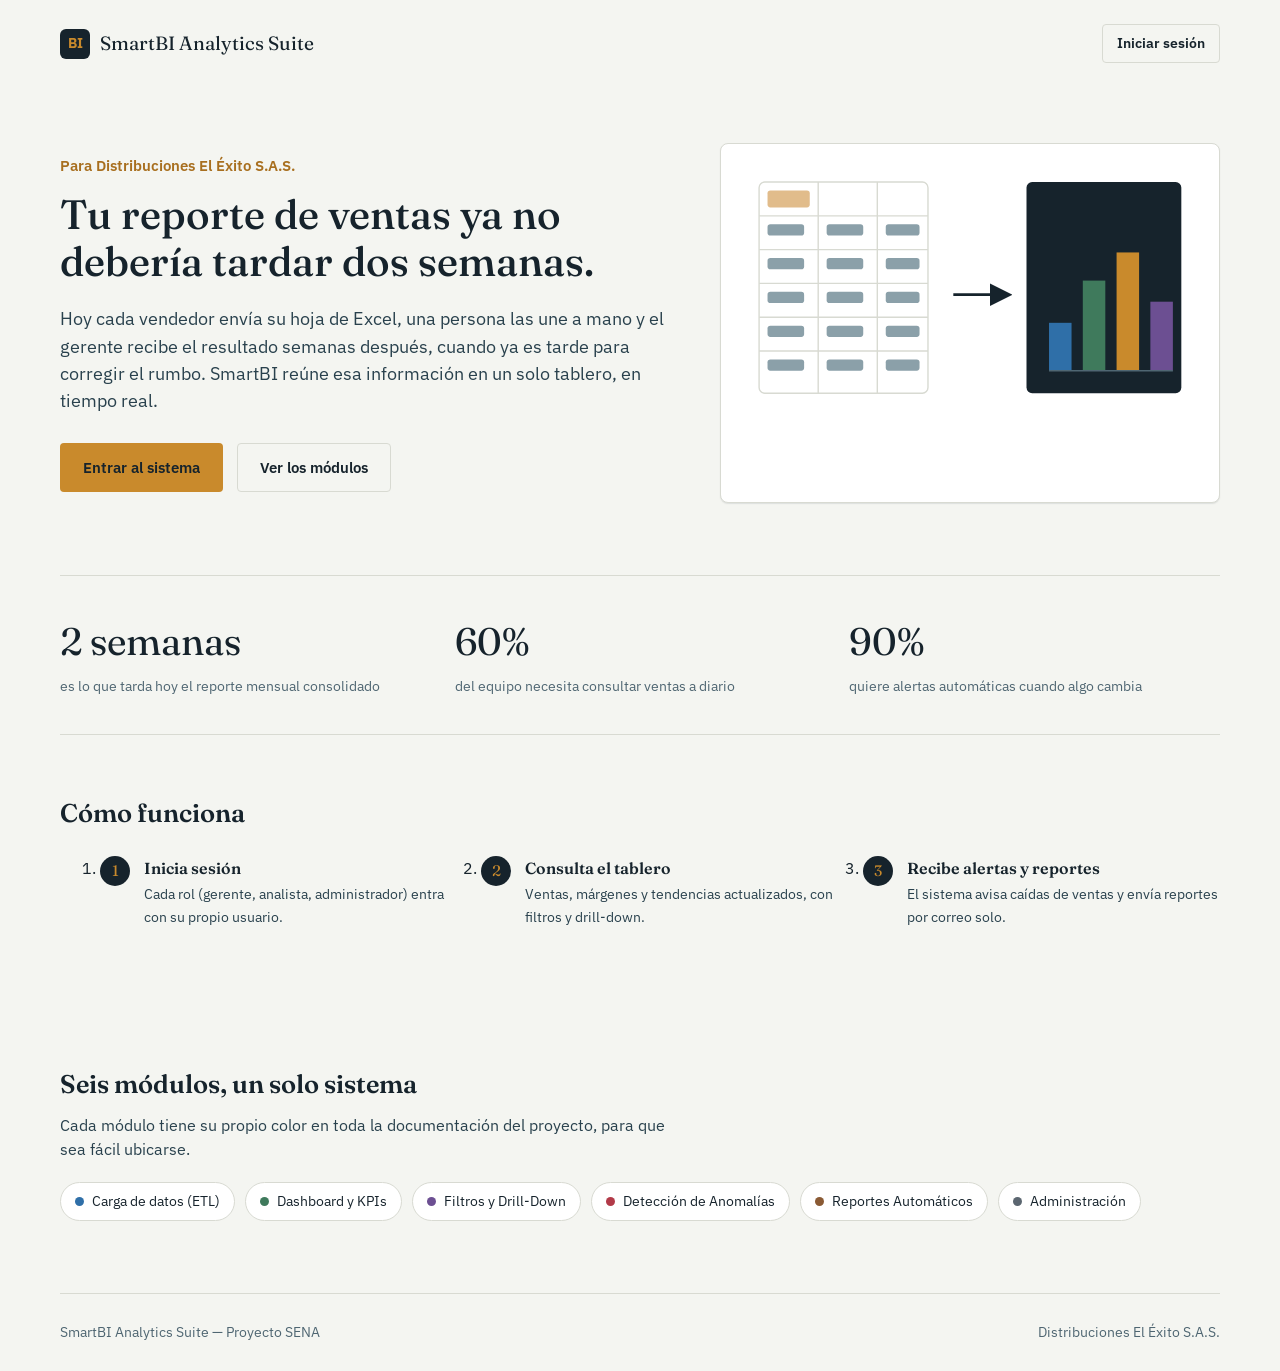
<file: index.html>
<!DOCTYPE html>
<html lang="es">
<head>
  <meta charset="UTF-8" />
  <meta name="viewport" content="width=device-width, initial-scale=1.0" />
  <title>SmartBI Analytics Suite — Distribuciones El Éxito S.A.S.</title>
  <link rel="preconnect" href="https://fonts.googleapis.com" />
  <link href="https://fonts.googleapis.com/css2?family=Fraunces:opsz,wght@9..144,400..600&family=IBM+Plex+Sans:wght@400;500;600;700&display=swap" rel="stylesheet" />
  <link rel="stylesheet" href="css/variables.css" />
  <link rel="stylesheet" href="css/base.css" />
  <link rel="stylesheet" href="css/components.css" />
  <link rel="stylesheet" href="css/pages.css" />
</head>
<body>

  <header class="container site-header">
    <div class="brand">
      <span class="mark">BI</span>
      SmartBI Analytics Suite
    </div>
    <a href="login.html" class="btn btn-outline btn-sm">Iniciar sesión</a>
  </header>

  <main>
    <section class="container hero">
      <div>
        <p class="hero-eyebrow">Para Distribuciones El Éxito S.A.S.</p>
        <h1>Tu reporte de ventas ya no debería tardar dos semanas.</h1>
        <p class="lede">
          Hoy cada vendedor envía su hoja de Excel, una persona las une a mano
          y el gerente recibe el resultado semanas después, cuando ya es
          tarde para corregir el rumbo. SmartBI reúne esa información en un
          solo tablero, en tiempo real.
        </p>
        <div class="hero-actions">
          <a href="login.html" class="btn btn-gold">Entrar al sistema</a>
          <a href="#modulos" class="btn btn-outline">Ver los módulos</a>
        </div>
      </div>

      <div class="hero-art" aria-hidden="true">
        <svg viewBox="0 0 320 220" xmlns="http://www.w3.org/2000/svg">
          <rect x="0" y="0" width="320" height="220" fill="none"/>
          <!-- filas tipo hoja de cálculo, a la izquierda -->
          <g fill="none" stroke="#d8dad2" stroke-width="1">
            <rect x="10" y="10" width="120" height="150" rx="4" fill="#ffffff" stroke="#d8dad2"/>
            <line x1="10" y1="34" x2="130" y2="34"/>
            <line x1="10" y1="58" x2="130" y2="58"/>
            <line x1="10" y1="82" x2="130" y2="82"/>
            <line x1="10" y1="106" x2="130" y2="106"/>
            <line x1="10" y1="130" x2="130" y2="130"/>
            <line x1="52" y1="10" x2="52" y2="160"/>
            <line x1="94" y1="10" x2="94" y2="160"/>
          </g>
          <g fill="#c9862c" opacity="0.55">
            <rect x="16" y="16" width="30" height="12" rx="2"/>
          </g>
          <g fill="#8ba0a9">
            <rect x="16" y="40" width="26" height="8" rx="2"/>
            <rect x="58" y="40" width="26" height="8" rx="2"/>
            <rect x="100" y="40" width="24" height="8" rx="2"/>
            <rect x="16" y="64" width="26" height="8" rx="2"/>
            <rect x="58" y="64" width="26" height="8" rx="2"/>
            <rect x="100" y="64" width="24" height="8" rx="2"/>
            <rect x="16" y="88" width="26" height="8" rx="2"/>
            <rect x="58" y="88" width="26" height="8" rx="2"/>
            <rect x="100" y="88" width="24" height="8" rx="2"/>
            <rect x="16" y="112" width="26" height="8" rx="2"/>
            <rect x="58" y="112" width="26" height="8" rx="2"/>
            <rect x="100" y="112" width="24" height="8" rx="2"/>
            <rect x="16" y="136" width="26" height="8" rx="2"/>
            <rect x="58" y="136" width="26" height="8" rx="2"/>
            <rect x="100" y="136" width="24" height="8" rx="2"/>
          </g>

          <!-- flecha -->
          <path d="M148 90 L182 90" stroke="#16232c" stroke-width="2" marker-end="url(#arrow)"/>
          <defs>
            <marker id="arrow" markerWidth="8" markerHeight="8" refX="4" refY="4" orient="auto">
              <path d="M0,0 L8,4 L0,8 Z" fill="#16232c"/>
            </marker>
          </defs>

          <!-- barras resultantes, a la derecha -->
          <g>
            <rect x="200" y="10" width="110" height="150" rx="4" fill="#16232c"/>
            <rect x="216" y="110" width="16" height="34" fill="#2f6fa8"/>
            <rect x="240" y="80" width="16" height="64" fill="#3f7a5c"/>
            <rect x="264" y="60" width="16" height="84" fill="#c98a2c"/>
            <rect x="288" y="95" width="16" height="49" fill="#6c4f92"/>
            <line x1="216" y1="144" x2="304" y2="144" stroke="#4f6672" stroke-width="1"/>
          </g>
        </svg>
      </div>
    </section>

    <section class="container stat-strip">
      <div>
        <div class="stat-value">2 semanas</div>
        <div class="stat-label">es lo que tarda hoy el reporte mensual consolidado</div>
      </div>
      <div>
        <div class="stat-value">60%</div>
        <div class="stat-label">del equipo necesita consultar ventas a diario</div>
      </div>
      <div>
        <div class="stat-value">90%</div>
        <div class="stat-label">quiere alertas automáticas cuando algo cambia</div>
      </div>
    </section>

    <section class="container steps">
      <h2>Cómo funciona</h2>
      <ol>
        <li>
          <h3>Inicia sesión</h3>
          <p>Cada rol (gerente, analista, administrador) entra con su propio usuario.</p>
        </li>
        <li>
          <h3>Consulta el tablero</h3>
          <p>Ventas, márgenes y tendencias actualizados, con filtros y drill-down.</p>
        </li>
        <li>
          <h3>Recibe alertas y reportes</h3>
          <p>El sistema avisa caídas de ventas y envía reportes por correo solo.</p>
        </li>
      </ol>
    </section>

    <section class="container modules-preview" id="modulos">
      <h2>Seis módulos, un solo sistema</h2>
      <p>Cada módulo tiene su propio color en toda la documentación del proyecto, para que sea fácil ubicarse.</p>
      <div class="chips">
        <span class="chip"><span class="dot" style="background:var(--mod-etl)"></span>Carga de datos (ETL)</span>
        <span class="chip"><span class="dot" style="background:var(--mod-kpis)"></span>Dashboard y KPIs</span>
        <span class="chip"><span class="dot" style="background:var(--mod-filtros)"></span>Filtros y Drill-Down</span>
        <span class="chip"><span class="dot" style="background:var(--mod-anomalias)"></span>Detección de Anomalías</span>
        <span class="chip"><span class="dot" style="background:var(--mod-reportes)"></span>Reportes Automáticos</span>
        <span class="chip"><span class="dot" style="background:var(--mod-admin)"></span>Administración</span>
      </div>
    </section>
  </main>

  <footer class="container site-footer">
    <span>SmartBI Analytics Suite — Proyecto SENA</span>
    <span>Distribuciones El Éxito S.A.S.</span>
  </footer>

</body>
</html>
</file>
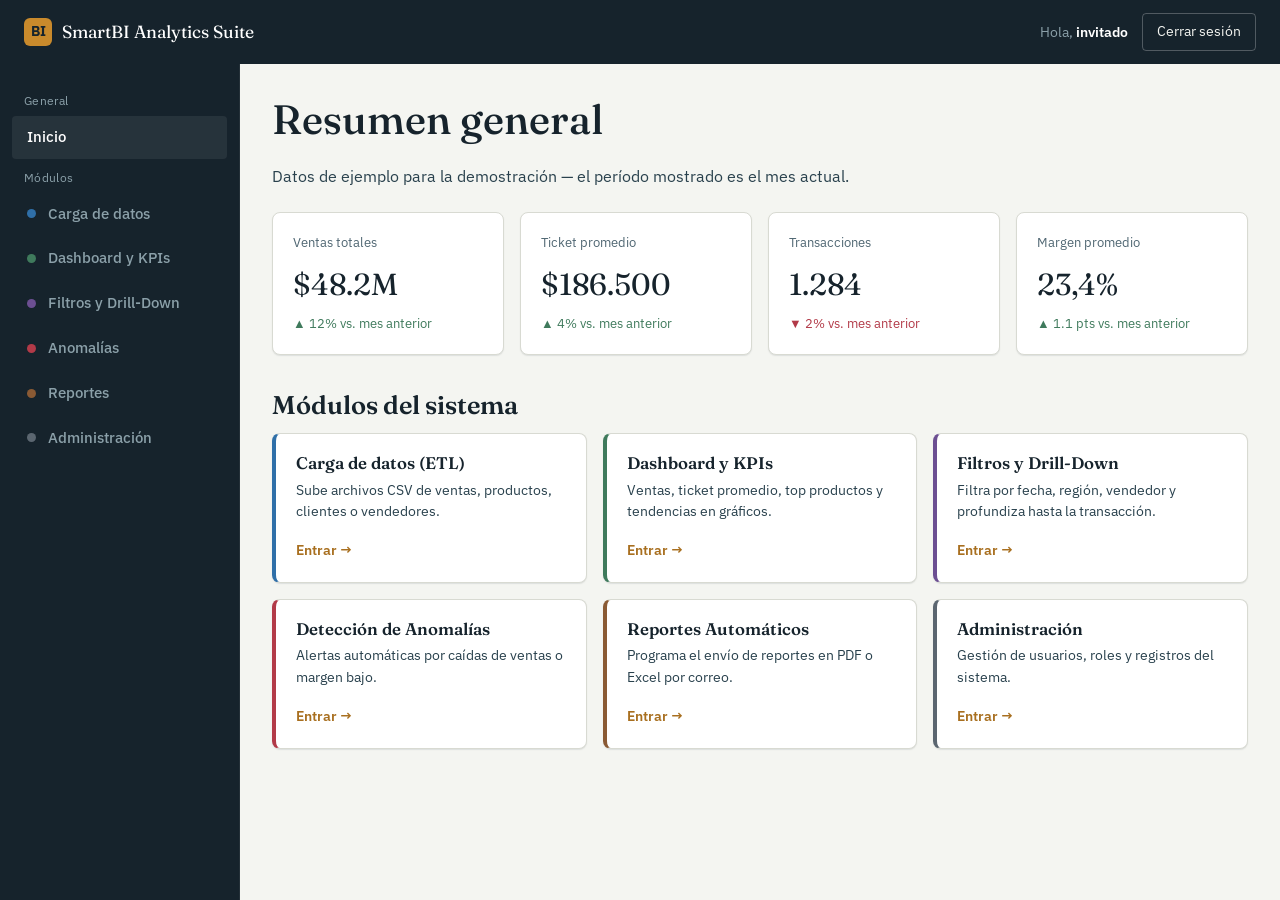
<file: dashboard.html>
<!DOCTYPE html>
<html lang="es">
<head>
  <meta charset="UTF-8" />
  <meta name="viewport" content="width=device-width, initial-scale=1.0" />
  <title>Inicio — SmartBI Analytics Suite</title>
  <link rel="preconnect" href="https://fonts.googleapis.com" />
  <link href="https://fonts.googleapis.com/css2?family=Fraunces:opsz,wght@9..144,400..600&family=IBM+Plex+Sans:wght@400;500;600;700&display=swap" rel="stylesheet" />
  <link rel="stylesheet" href="css/variables.css" />
  <link rel="stylesheet" href="css/base.css" />
  <link rel="stylesheet" href="css/components.css" />
</head>
<body data-page="inicio">

  <header class="topbar">
    <div class="topbar-brand"><span class="mark">BI</span>SmartBI Analytics Suite</div>
    <div class="topbar-user">
      <span>Hola, <strong id="current-user">—</strong></span>
      <button id="logout-btn" type="button">Cerrar sesión</button>
    </div>
  </header>

  <div class="app-shell">
    <nav class="sidebar" aria-label="Módulos del sistema">
      <div class="sidebar-section-label">General</div>
      <a href="dashboard.html" data-page="inicio">Inicio</a>

      <div class="sidebar-section-label">Módulos</div>
      <a href="modules/etl.html" data-page="etl"><span class="dot" style="background:var(--mod-etl)"></span>Carga de datos</a>
      <a href="modules/kpis.html" data-page="kpis"><span class="dot" style="background:var(--mod-kpis)"></span>Dashboard y KPIs</a>
      <a href="modules/filtros.html" data-page="filtros"><span class="dot" style="background:var(--mod-filtros)"></span>Filtros y Drill-Down</a>
      <a href="modules/anomalias.html" data-page="anomalias"><span class="dot" style="background:var(--mod-anomalias)"></span>Anomalías</a>
      <a href="modules/reportes.html" data-page="reportes"><span class="dot" style="background:var(--mod-reportes)"></span>Reportes</a>
      <a href="modules/administracion.html" data-page="admin"><span class="dot" style="background:var(--mod-admin)"></span>Administración</a>
    </nav>

    <main class="main-content">
      <h1>Resumen general</h1>
      <p>Datos de ejemplo para la demostración — el período mostrado es el mes actual.</p>

      <div class="kpi-grid">
        <div class="card kpi-card">
          <div class="kpi-label">Ventas totales</div>
          <div class="kpi-value">$48.2M</div>
          <div class="kpi-delta up">▲ 12% vs. mes anterior</div>
        </div>
        <div class="card kpi-card">
          <div class="kpi-label">Ticket promedio</div>
          <div class="kpi-value">$186.500</div>
          <div class="kpi-delta up">▲ 4% vs. mes anterior</div>
        </div>
        <div class="card kpi-card">
          <div class="kpi-label">Transacciones</div>
          <div class="kpi-value">1.284</div>
          <div class="kpi-delta down">▼ 2% vs. mes anterior</div>
        </div>
        <div class="card kpi-card">
          <div class="kpi-label">Margen promedio</div>
          <div class="kpi-value">23,4%</div>
          <div class="kpi-delta up">▲ 1.1 pts vs. mes anterior</div>
        </div>
      </div>

      <h2>Módulos del sistema</h2>
      <div class="module-grid">
        <a class="card module-card" style="border-left-color:var(--mod-etl)" href="modules/etl.html">
          <h3>Carga de datos (ETL)</h3>
          <p>Sube archivos CSV de ventas, productos, clientes o vendedores.</p>
          <span class="go-link">Entrar →</span>
        </a>
        <a class="card module-card" style="border-left-color:var(--mod-kpis)" href="modules/kpis.html">
          <h3>Dashboard y KPIs</h3>
          <p>Ventas, ticket promedio, top productos y tendencias en gráficos.</p>
          <span class="go-link">Entrar →</span>
        </a>
        <a class="card module-card" style="border-left-color:var(--mod-filtros)" href="modules/filtros.html">
          <h3>Filtros y Drill-Down</h3>
          <p>Filtra por fecha, región, vendedor y profundiza hasta la transacción.</p>
          <span class="go-link">Entrar →</span>
        </a>
        <a class="card module-card" style="border-left-color:var(--mod-anomalias)" href="modules/anomalias.html">
          <h3>Detección de Anomalías</h3>
          <p>Alertas automáticas por caídas de ventas o margen bajo.</p>
          <span class="go-link">Entrar →</span>
        </a>
        <a class="card module-card" style="border-left-color:var(--mod-reportes)" href="modules/reportes.html">
          <h3>Reportes Automáticos</h3>
          <p>Programa el envío de reportes en PDF o Excel por correo.</p>
          <span class="go-link">Entrar →</span>
        </a>
        <a class="card module-card" style="border-left-color:var(--mod-admin)" href="modules/administracion.html">
          <h3>Administración</h3>
          <p>Gestión de usuarios, roles y registros del sistema.</p>
          <span class="go-link">Entrar →</span>
        </a>
      </div>
    </main>
  </div>

  <script src="js/app.js"></script>
</body>
</html>
</file>
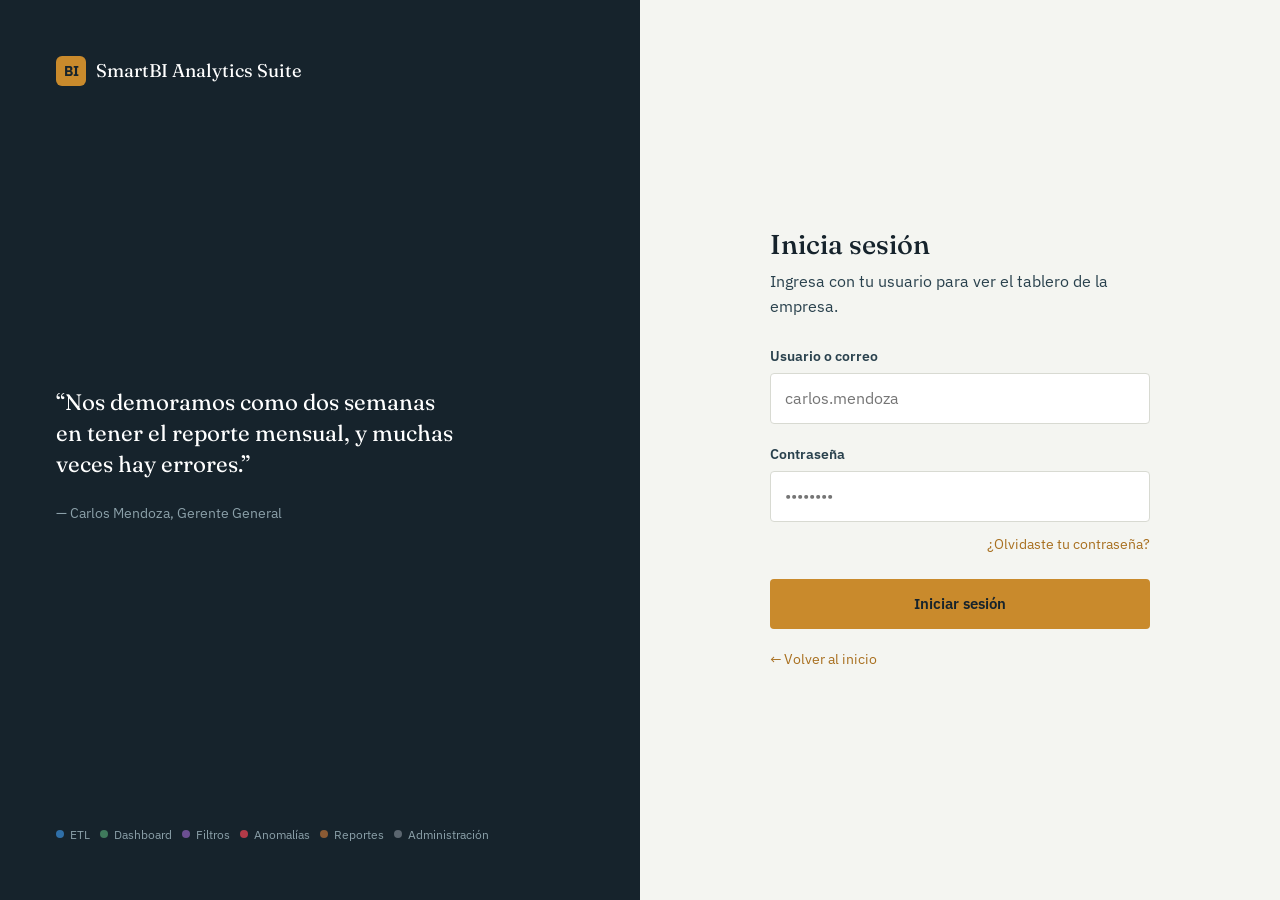
<file: login.html>
<!DOCTYPE html>
<html lang="es">
<head>
  <meta charset="UTF-8" />
  <meta name="viewport" content="width=device-width, initial-scale=1.0" />
  <title>Iniciar sesión — SmartBI Analytics Suite</title>
  <link rel="preconnect" href="https://fonts.googleapis.com" />
  <link href="https://fonts.googleapis.com/css2?family=Fraunces:opsz,wght@9..144,400..600&family=IBM+Plex+Sans:wght@400;500;600;700&display=swap" rel="stylesheet" />
  <link rel="stylesheet" href="css/variables.css" />
  <link rel="stylesheet" href="css/base.css" />
  <link rel="stylesheet" href="css/components.css" />
  <link rel="stylesheet" href="css/pages.css" />
</head>
<body>

  <div class="auth-shell">
    <div class="auth-brand">
      <a href="index.html" class="brand"><span class="mark">BI</span>SmartBI Analytics Suite</a>

      <div class="auth-quote">
        <p>“Nos demoramos como dos semanas en tener el reporte mensual, y muchas veces hay errores.”</p>
        <cite>— Carlos Mendoza, Gerente General</cite>
      </div>

      <div class="auth-legend">
        <span class="chip"><span class="dot" style="background:var(--mod-etl)"></span>ETL</span>
        <span class="chip"><span class="dot" style="background:var(--mod-kpis)"></span>Dashboard</span>
        <span class="chip"><span class="dot" style="background:var(--mod-filtros)"></span>Filtros</span>
        <span class="chip"><span class="dot" style="background:var(--mod-anomalias)"></span>Anomalías</span>
        <span class="chip"><span class="dot" style="background:var(--mod-reportes)"></span>Reportes</span>
        <span class="chip"><span class="dot" style="background:var(--mod-admin)"></span>Administración</span>
      </div>
    </div>

    <div class="auth-panel">
      <form class="auth-form" id="login-form" novalidate>
        <h1>Inicia sesión</h1>
        <p>Ingresa con tu usuario para ver el tablero de la empresa.</p>

        <div class="form-message" id="login-message" role="alert"></div>

        <div class="field">
          <label for="usuario">Usuario o correo</label>
          <input type="text" id="usuario" name="usuario" autocomplete="username" placeholder="carlos.mendoza" />
        </div>

        <div class="field">
          <label for="password">Contraseña</label>
          <input type="password" id="password" name="password" autocomplete="current-password" placeholder="••••••••" />
        </div>

        <div class="form-footer">
          <span></span>
          <a href="recuperar-password.html">¿Olvidaste tu contraseña?</a>
        </div>

        <button type="submit" class="btn btn-gold btn-block">Iniciar sesión</button>

        <a href="index.html" class="back-link">← Volver al inicio</a>
      </form>
    </div>
  </div>

  <script src="js/auth.js"></script>
</body>
</html>
</file>
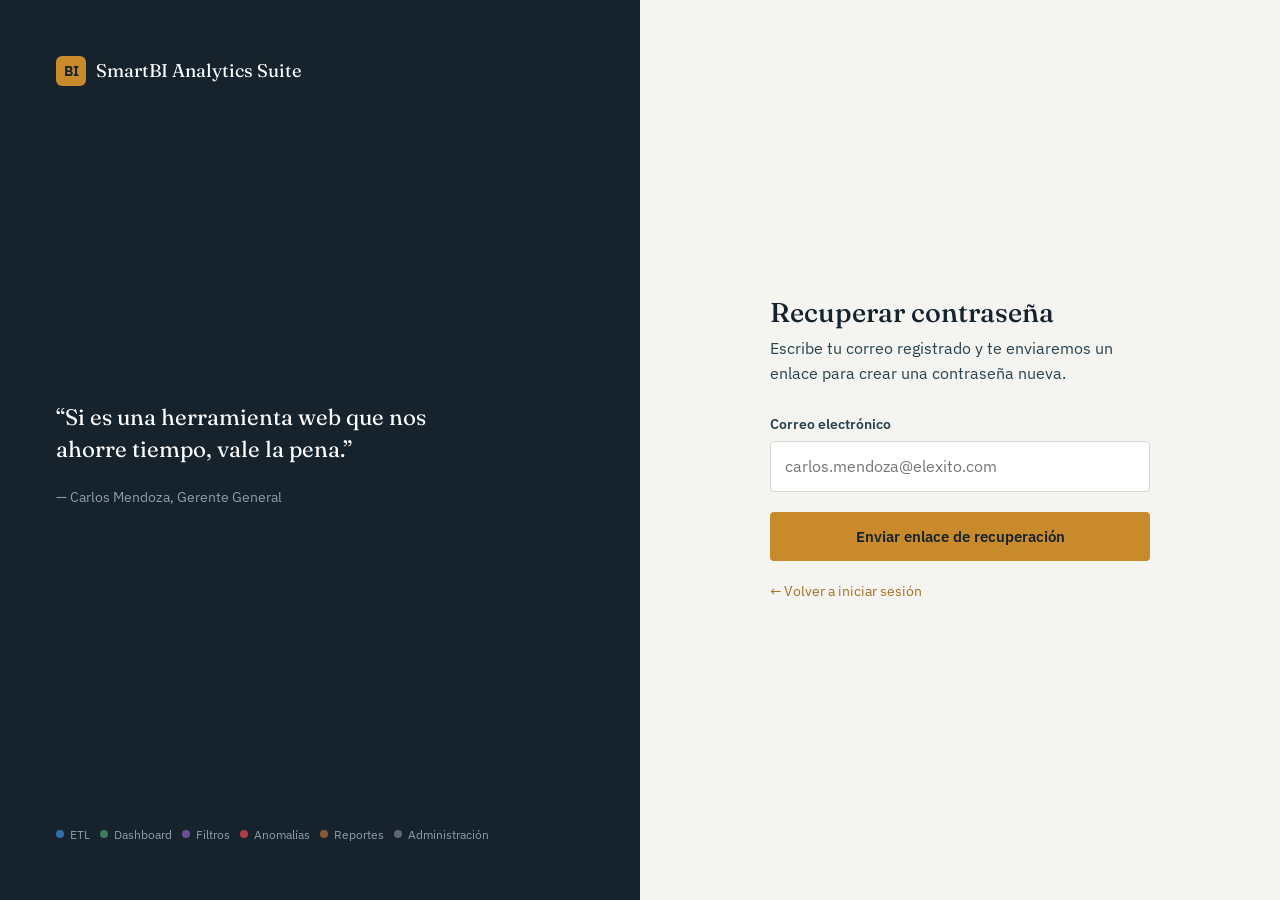
<file: recuperar-password.html>
<!DOCTYPE html>
<html lang="es">
<head>
  <meta charset="UTF-8" />
  <meta name="viewport" content="width=device-width, initial-scale=1.0" />
  <title>Recuperar contraseña — SmartBI Analytics Suite</title>
  <link rel="preconnect" href="https://fonts.googleapis.com" />
  <link href="https://fonts.googleapis.com/css2?family=Fraunces:opsz,wght@9..144,400..600&family=IBM+Plex+Sans:wght@400;500;600;700&display=swap" rel="stylesheet" />
  <link rel="stylesheet" href="css/variables.css" />
  <link rel="stylesheet" href="css/base.css" />
  <link rel="stylesheet" href="css/components.css" />
  <link rel="stylesheet" href="css/pages.css" />
</head>
<body>

  <div class="auth-shell">
    <div class="auth-brand">
      <a href="index.html" class="brand"><span class="mark">BI</span>SmartBI Analytics Suite</a>

      <div class="auth-quote">
        <p>“Si es una herramienta web que nos ahorre tiempo, vale la pena.”</p>
        <cite>— Carlos Mendoza, Gerente General</cite>
      </div>

      <div class="auth-legend">
        <span class="chip"><span class="dot" style="background:var(--mod-etl)"></span>ETL</span>
        <span class="chip"><span class="dot" style="background:var(--mod-kpis)"></span>Dashboard</span>
        <span class="chip"><span class="dot" style="background:var(--mod-filtros)"></span>Filtros</span>
        <span class="chip"><span class="dot" style="background:var(--mod-anomalias)"></span>Anomalías</span>
        <span class="chip"><span class="dot" style="background:var(--mod-reportes)"></span>Reportes</span>
        <span class="chip"><span class="dot" style="background:var(--mod-admin)"></span>Administración</span>
      </div>
    </div>

    <div class="auth-panel">
      <form class="auth-form" id="recovery-form" novalidate>
        <h1>Recuperar contraseña</h1>
        <p>Escribe tu correo registrado y te enviaremos un enlace para crear una contraseña nueva.</p>

        <div class="form-message" id="recovery-message" role="alert"></div>

        <div class="field">
          <label for="correo">Correo electrónico</label>
          <input type="email" id="correo" name="correo" autocomplete="email" placeholder="carlos.mendoza@elexito.com" />
        </div>

        <button type="submit" class="btn btn-gold btn-block">Enviar enlace de recuperación</button>

        <a href="login.html" class="back-link">← Volver a iniciar sesión</a>
      </form>
    </div>
  </div>

  <script src="js/auth.js"></script>
</body>
</html>
</file>
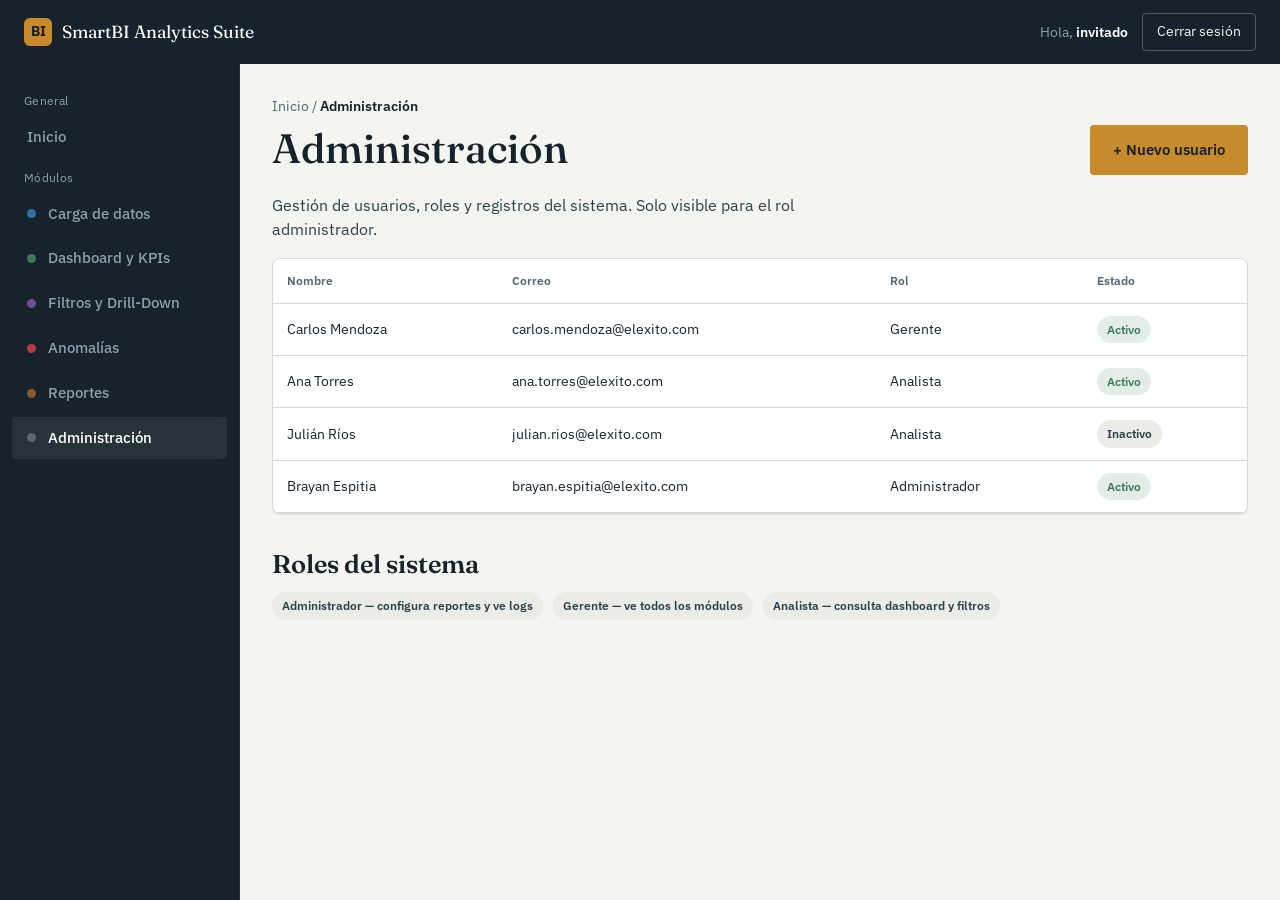
<file: modules/administracion.html>
<!DOCTYPE html>
<html lang="es">
<head>
  <meta charset="UTF-8" />
  <meta name="viewport" content="width=device-width, initial-scale=1.0" />
  <title>Administración — SmartBI Analytics Suite</title>
  <link rel="preconnect" href="https://fonts.googleapis.com" />
  <link href="https://fonts.googleapis.com/css2?family=Fraunces:opsz,wght@9..144,400..600&family=IBM+Plex+Sans:wght@400;500;600;700&display=swap" rel="stylesheet" />
  <link rel="stylesheet" href="../css/variables.css" />
  <link rel="stylesheet" href="../css/base.css" />
  <link rel="stylesheet" href="../css/components.css" />
</head>
<body data-page="admin">

  <header class="topbar">
    <div class="topbar-brand"><span class="mark">BI</span>SmartBI Analytics Suite</div>
    <div class="topbar-user">
      <span>Hola, <strong id="current-user">—</strong></span>
      <button id="logout-btn" type="button">Cerrar sesión</button>
    </div>
  </header>

  <div class="app-shell">
    <nav class="sidebar" aria-label="Módulos del sistema">
      <div class="sidebar-section-label">General</div>
      <a href="../dashboard.html" data-page="inicio">Inicio</a>

      <div class="sidebar-section-label">Módulos</div>
      <a href="etl.html" data-page="etl"><span class="dot" style="background:var(--mod-etl)"></span>Carga de datos</a>
      <a href="kpis.html" data-page="kpis"><span class="dot" style="background:var(--mod-kpis)"></span>Dashboard y KPIs</a>
      <a href="filtros.html" data-page="filtros"><span class="dot" style="background:var(--mod-filtros)"></span>Filtros y Drill-Down</a>
      <a href="anomalias.html" data-page="anomalias"><span class="dot" style="background:var(--mod-anomalias)"></span>Anomalías</a>
      <a href="reportes.html" data-page="reportes"><span class="dot" style="background:var(--mod-reportes)"></span>Reportes</a>
      <a href="administracion.html" data-page="admin"><span class="dot" style="background:var(--mod-admin)"></span>Administración</a>
    </nav>

    <main class="main-content">
      <div class="breadcrumb"><a href="../dashboard.html">Inicio</a> / <span class="current">Administración</span></div>
      <div style="display:flex; justify-content:space-between; align-items:flex-start;">
        <div>
          <h1>Administración</h1>
          <p>Gestión de usuarios, roles y registros del sistema. Solo visible para el rol administrador.</p>
        </div>
        <button type="button" class="btn btn-gold">+ Nuevo usuario</button>
      </div>

      <div class="card" style="overflow:hidden;">
        <table class="table">
          <thead>
            <tr><th>Nombre</th><th>Correo</th><th>Rol</th><th>Estado</th></tr>
          </thead>
          <tbody>
            <tr><td>Carlos Mendoza</td><td>carlos.mendoza@elexito.com</td><td>Gerente</td><td><span class="badge badge-success">Activo</span></td></tr>
            <tr><td>Ana Torres</td><td>ana.torres@elexito.com</td><td>Analista</td><td><span class="badge badge-success">Activo</span></td></tr>
            <tr><td>Julián Ríos</td><td>julian.rios@elexito.com</td><td>Analista</td><td><span class="badge badge-neutral">Inactivo</span></td></tr>
            <tr><td>Brayan Espitia</td><td>brayan.espitia@elexito.com</td><td>Administrador</td><td><span class="badge badge-success">Activo</span></td></tr>
          </tbody>
        </table>
      </div>

      <h2 style="margin-top:36px;">Roles del sistema</h2>
      <div style="display:flex; gap:10px;">
        <span class="badge badge-neutral">Administrador — configura reportes y ve logs</span>
        <span class="badge badge-neutral">Gerente — ve todos los módulos</span>
        <span class="badge badge-neutral">Analista — consulta dashboard y filtros</span>
      </div>
    </main>
  </div>

  <script src="../js/app.js"></script>
</body>
</html>
</file>
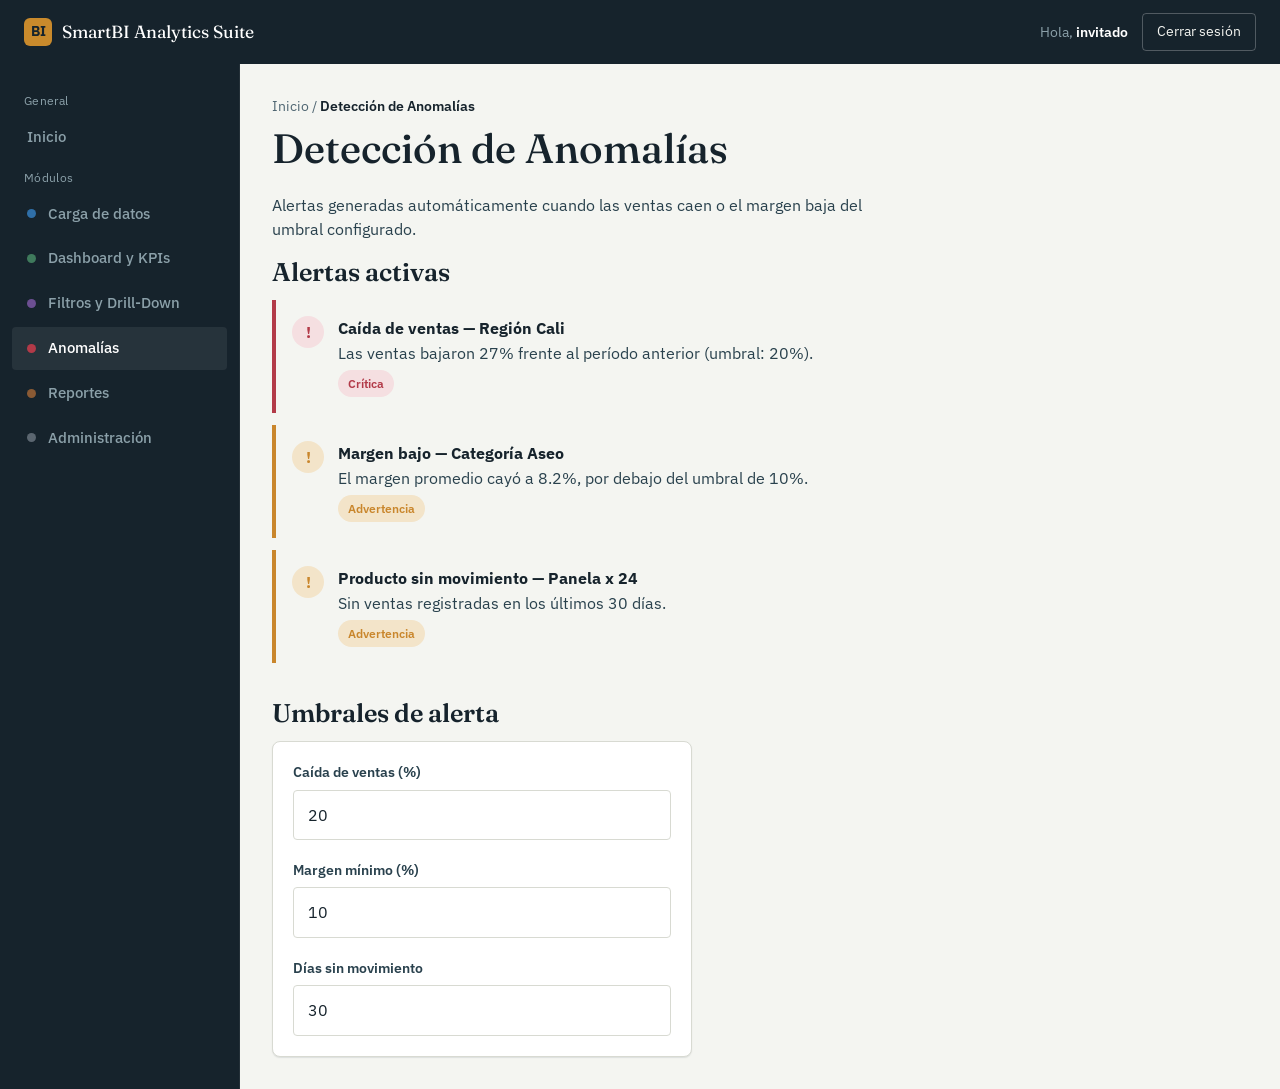
<file: modules/anomalias.html>
<!DOCTYPE html>
<html lang="es">
<head>
  <meta charset="UTF-8" />
  <meta name="viewport" content="width=device-width, initial-scale=1.0" />
  <title>Detección de Anomalías — SmartBI Analytics Suite</title>
  <link rel="preconnect" href="https://fonts.googleapis.com" />
  <link href="https://fonts.googleapis.com/css2?family=Fraunces:opsz,wght@9..144,400..600&family=IBM+Plex+Sans:wght@400;500;600;700&display=swap" rel="stylesheet" />
  <link rel="stylesheet" href="../css/variables.css" />
  <link rel="stylesheet" href="../css/base.css" />
  <link rel="stylesheet" href="../css/components.css" />
</head>
<body data-page="anomalias">

  <header class="topbar">
    <div class="topbar-brand"><span class="mark">BI</span>SmartBI Analytics Suite</div>
    <div class="topbar-user">
      <span>Hola, <strong id="current-user">—</strong></span>
      <button id="logout-btn" type="button">Cerrar sesión</button>
    </div>
  </header>

  <div class="app-shell">
    <nav class="sidebar" aria-label="Módulos del sistema">
      <div class="sidebar-section-label">General</div>
      <a href="../dashboard.html" data-page="inicio">Inicio</a>

      <div class="sidebar-section-label">Módulos</div>
      <a href="etl.html" data-page="etl"><span class="dot" style="background:var(--mod-etl)"></span>Carga de datos</a>
      <a href="kpis.html" data-page="kpis"><span class="dot" style="background:var(--mod-kpis)"></span>Dashboard y KPIs</a>
      <a href="filtros.html" data-page="filtros"><span class="dot" style="background:var(--mod-filtros)"></span>Filtros y Drill-Down</a>
      <a href="anomalias.html" data-page="anomalias"><span class="dot" style="background:var(--mod-anomalias)"></span>Anomalías</a>
      <a href="reportes.html" data-page="reportes"><span class="dot" style="background:var(--mod-reportes)"></span>Reportes</a>
      <a href="administracion.html" data-page="admin"><span class="dot" style="background:var(--mod-admin)"></span>Administración</a>
    </nav>

    <main class="main-content">
      <div class="breadcrumb"><a href="../dashboard.html">Inicio</a> / <span class="current">Detección de Anomalías</span></div>
      <h1>Detección de Anomalías</h1>
      <p>Alertas generadas automáticamente cuando las ventas caen o el margen baja del umbral configurado.</p>

      <h2>Alertas activas</h2>
      <div class="alert-item">
        <div class="alert-icon">!</div>
        <div>
          <strong>Caída de ventas — Región Cali</strong>
          <p style="margin-bottom:4px;">Las ventas bajaron 27% frente al período anterior (umbral: 20%).</p>
          <span class="badge badge-danger">Crítica</span>
        </div>
      </div>
      <div class="alert-item warning">
        <div class="alert-icon">!</div>
        <div>
          <strong>Margen bajo — Categoría Aseo</strong>
          <p style="margin-bottom:4px;">El margen promedio cayó a 8.2%, por debajo del umbral de 10%.</p>
          <span class="badge badge-warning">Advertencia</span>
        </div>
      </div>
      <div class="alert-item warning">
        <div class="alert-icon">!</div>
        <div>
          <strong>Producto sin movimiento — Panela x 24</strong>
          <p style="margin-bottom:4px;">Sin ventas registradas en los últimos 30 días.</p>
          <span class="badge badge-warning">Advertencia</span>
        </div>
      </div>

      <h2 style="margin-top:36px;">Umbrales de alerta</h2>
      <div class="card" style="padding:20px; max-width:420px;">
        <div class="field">
          <label for="u-ventas">Caída de ventas (%)</label>
          <input type="number" id="u-ventas" value="20" />
        </div>
        <div class="field">
          <label for="u-margen">Margen mínimo (%)</label>
          <input type="number" id="u-margen" value="10" />
        </div>
        <div class="field" style="margin-bottom:0;">
          <label for="u-dias">Días sin movimiento</label>
          <input type="number" id="u-dias" value="30" />
        </div>
      </div>
    </main>
  </div>

  <script src="../js/app.js"></script>
</body>
</html>
</file>
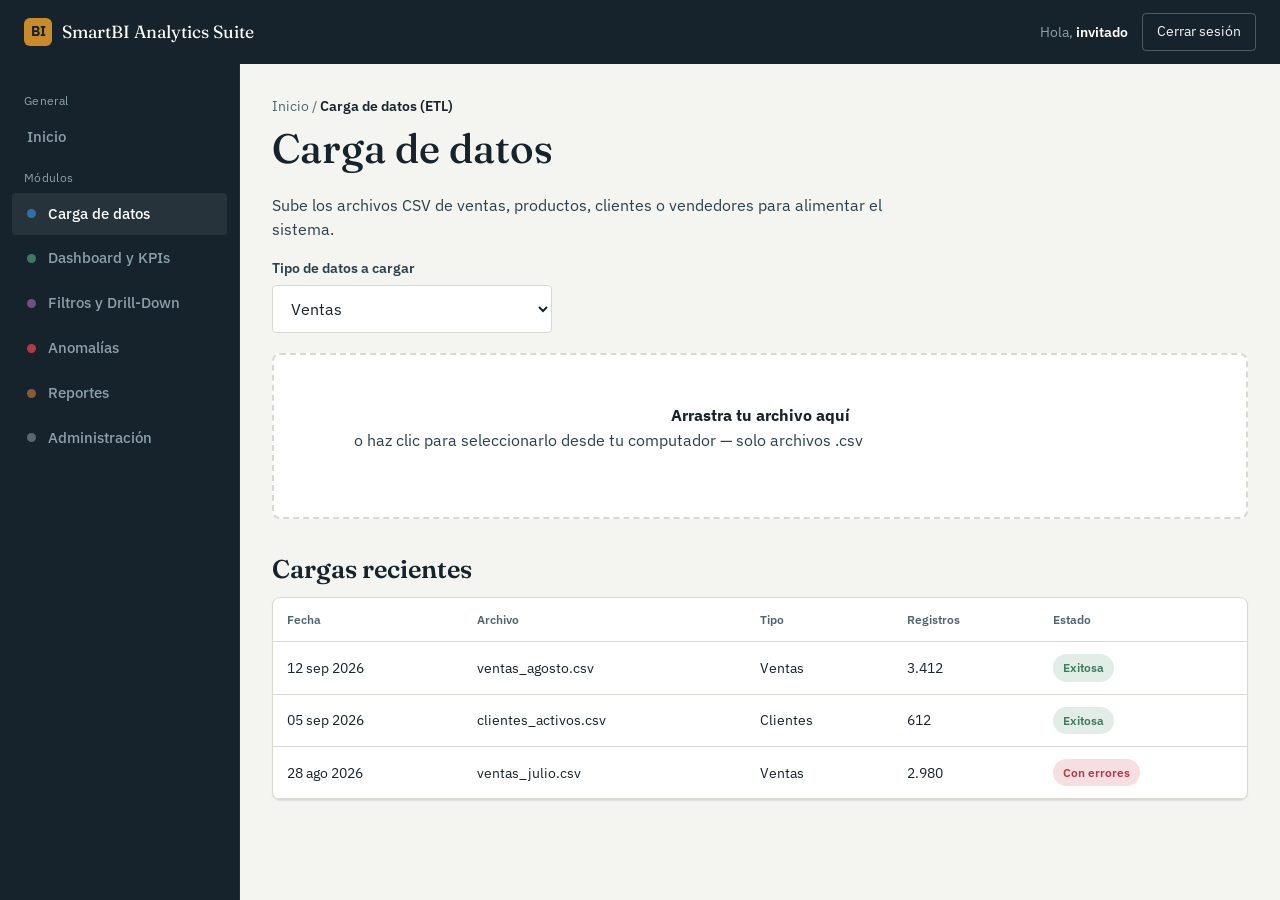
<file: modules/etl.html>
<!DOCTYPE html>
<html lang="es">
<head>
  <meta charset="UTF-8" />
  <meta name="viewport" content="width=device-width, initial-scale=1.0" />
  <title>Carga de datos (ETL) — SmartBI Analytics Suite</title>
  <link rel="preconnect" href="https://fonts.googleapis.com" />
  <link href="https://fonts.googleapis.com/css2?family=Fraunces:opsz,wght@9..144,400..600&family=IBM+Plex+Sans:wght@400;500;600;700&display=swap" rel="stylesheet" />
  <link rel="stylesheet" href="../css/variables.css" />
  <link rel="stylesheet" href="../css/base.css" />
  <link rel="stylesheet" href="../css/components.css" />
</head>
<body data-page="etl">

  <header class="topbar">
    <div class="topbar-brand"><span class="mark">BI</span>SmartBI Analytics Suite</div>
    <div class="topbar-user">
      <span>Hola, <strong id="current-user">—</strong></span>
      <button id="logout-btn" type="button">Cerrar sesión</button>
    </div>
  </header>

  <div class="app-shell">
    <nav class="sidebar" aria-label="Módulos del sistema">
      <div class="sidebar-section-label">General</div>
      <a href="../dashboard.html" data-page="inicio">Inicio</a>

      <div class="sidebar-section-label">Módulos</div>
      <a href="etl.html" data-page="etl"><span class="dot" style="background:var(--mod-etl)"></span>Carga de datos</a>
      <a href="kpis.html" data-page="kpis"><span class="dot" style="background:var(--mod-kpis)"></span>Dashboard y KPIs</a>
      <a href="filtros.html" data-page="filtros"><span class="dot" style="background:var(--mod-filtros)"></span>Filtros y Drill-Down</a>
      <a href="anomalias.html" data-page="anomalias"><span class="dot" style="background:var(--mod-anomalias)"></span>Anomalías</a>
      <a href="reportes.html" data-page="reportes"><span class="dot" style="background:var(--mod-reportes)"></span>Reportes</a>
      <a href="administracion.html" data-page="admin"><span class="dot" style="background:var(--mod-admin)"></span>Administración</a>
    </nav>

    <main class="main-content">
      <div class="breadcrumb"><a href="../dashboard.html">Inicio</a> / <span class="current">Carga de datos (ETL)</span></div>
      <h1>Carga de datos</h1>
      <p>Sube los archivos CSV de ventas, productos, clientes o vendedores para alimentar el sistema.</p>

      <div class="field" style="max-width:280px;">
        <label for="tipo-dato">Tipo de datos a cargar</label>
        <select id="tipo-dato">
          <option>Ventas</option>
          <option>Productos</option>
          <option>Clientes</option>
          <option>Vendedores</option>
        </select>
      </div>

      <div class="dropzone">
        <strong>Arrastra tu archivo aquí</strong>
        <p>o haz clic para seleccionarlo desde tu computador — solo archivos .csv</p>
      </div>

      <h2 style="margin-top:36px;">Cargas recientes</h2>
      <div class="card" style="overflow:hidden;">
        <table class="table">
          <thead>
            <tr><th>Fecha</th><th>Archivo</th><th>Tipo</th><th>Registros</th><th>Estado</th></tr>
          </thead>
          <tbody>
            <tr><td>12 sep 2026</td><td>ventas_agosto.csv</td><td>Ventas</td><td>3.412</td><td><span class="badge badge-success">Exitosa</span></td></tr>
            <tr><td>05 sep 2026</td><td>clientes_activos.csv</td><td>Clientes</td><td>612</td><td><span class="badge badge-success">Exitosa</span></td></tr>
            <tr><td>28 ago 2026</td><td>ventas_julio.csv</td><td>Ventas</td><td>2.980</td><td><span class="badge badge-danger">Con errores</span></td></tr>
          </tbody>
        </table>
      </div>
    </main>
  </div>

  <script src="../js/app.js"></script>
</body>
</html>
</file>
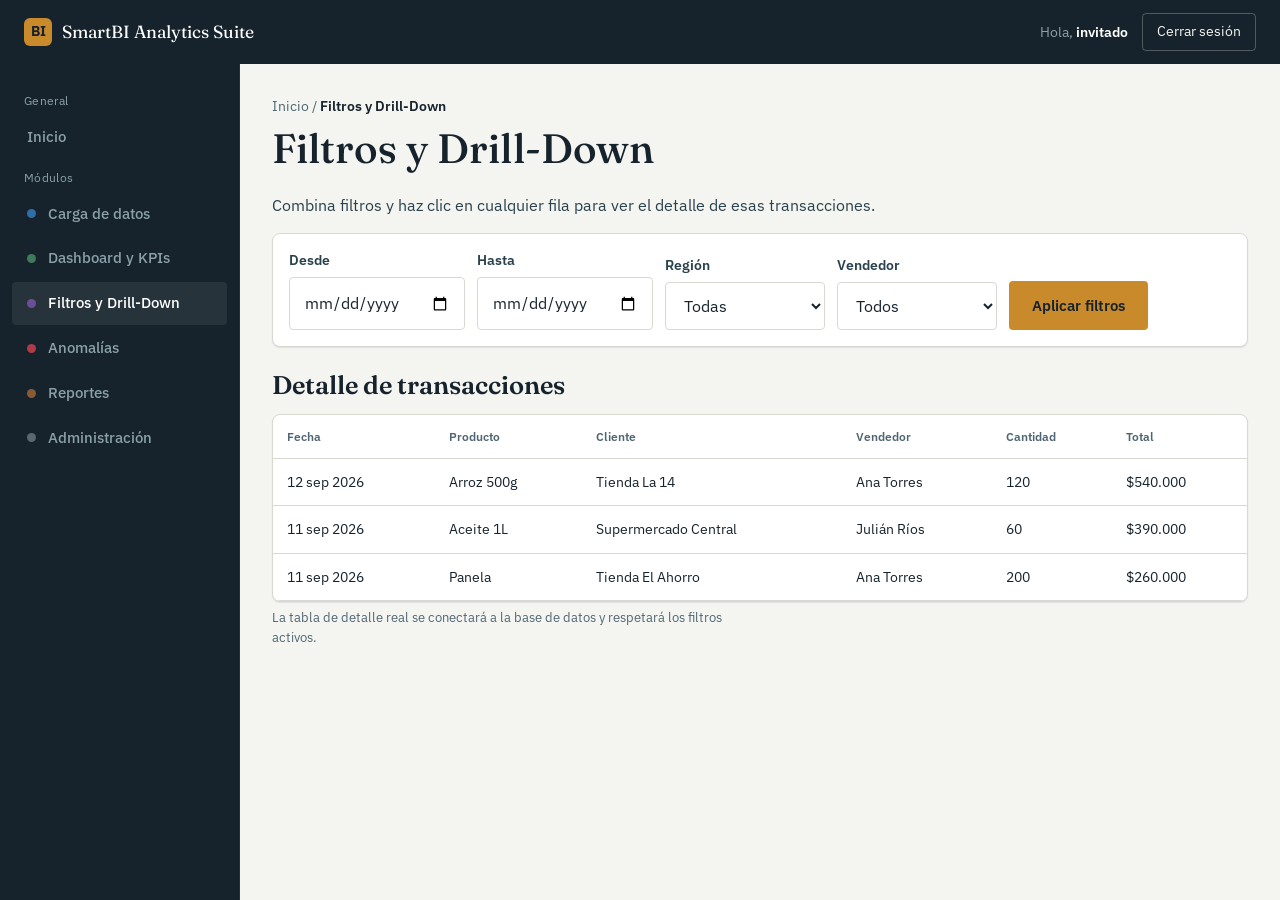
<file: modules/filtros.html>
<!DOCTYPE html>
<html lang="es">
<head>
  <meta charset="UTF-8" />
  <meta name="viewport" content="width=device-width, initial-scale=1.0" />
  <title>Filtros y Drill-Down — SmartBI Analytics Suite</title>
  <link rel="preconnect" href="https://fonts.googleapis.com" />
  <link href="https://fonts.googleapis.com/css2?family=Fraunces:opsz,wght@9..144,400..600&family=IBM+Plex+Sans:wght@400;500;600;700&display=swap" rel="stylesheet" />
  <link rel="stylesheet" href="../css/variables.css" />
  <link rel="stylesheet" href="../css/base.css" />
  <link rel="stylesheet" href="../css/components.css" />
</head>
<body data-page="filtros">

  <header class="topbar">
    <div class="topbar-brand"><span class="mark">BI</span>SmartBI Analytics Suite</div>
    <div class="topbar-user">
      <span>Hola, <strong id="current-user">—</strong></span>
      <button id="logout-btn" type="button">Cerrar sesión</button>
    </div>
  </header>

  <div class="app-shell">
    <nav class="sidebar" aria-label="Módulos del sistema">
      <div class="sidebar-section-label">General</div>
      <a href="../dashboard.html" data-page="inicio">Inicio</a>

      <div class="sidebar-section-label">Módulos</div>
      <a href="etl.html" data-page="etl"><span class="dot" style="background:var(--mod-etl)"></span>Carga de datos</a>
      <a href="kpis.html" data-page="kpis"><span class="dot" style="background:var(--mod-kpis)"></span>Dashboard y KPIs</a>
      <a href="filtros.html" data-page="filtros"><span class="dot" style="background:var(--mod-filtros)"></span>Filtros y Drill-Down</a>
      <a href="anomalias.html" data-page="anomalias"><span class="dot" style="background:var(--mod-anomalias)"></span>Anomalías</a>
      <a href="reportes.html" data-page="reportes"><span class="dot" style="background:var(--mod-reportes)"></span>Reportes</a>
      <a href="administracion.html" data-page="admin"><span class="dot" style="background:var(--mod-admin)"></span>Administración</a>
    </nav>

    <main class="main-content">
      <div class="breadcrumb"><a href="../dashboard.html">Inicio</a> / <span class="current">Filtros y Drill-Down</span></div>
      <h1>Filtros y Drill-Down</h1>
      <p>Combina filtros y haz clic en cualquier fila para ver el detalle de esas transacciones.</p>

      <div class="card filter-bar">
        <div class="field">
          <label for="f-desde">Desde</label>
          <input type="date" id="f-desde" />
        </div>
        <div class="field">
          <label for="f-hasta">Hasta</label>
          <input type="date" id="f-hasta" />
        </div>
        <div class="field">
          <label for="f-region">Región</label>
          <select id="f-region"><option>Todas</option><option>Bogotá</option><option>Medellín</option><option>Cali</option></select>
        </div>
        <div class="field">
          <label for="f-vendedor">Vendedor</label>
          <select id="f-vendedor"><option>Todos</option><option>Ana Torres</option><option>Julián Ríos</option></select>
        </div>
        <button type="button" class="btn btn-gold">Aplicar filtros</button>
      </div>

      <h2>Detalle de transacciones</h2>
      <div class="card" style="overflow:hidden;">
        <table class="table">
          <thead>
            <tr><th>Fecha</th><th>Producto</th><th>Cliente</th><th>Vendedor</th><th>Cantidad</th><th>Total</th></tr>
          </thead>
          <tbody>
            <tr><td>12 sep 2026</td><td>Arroz 500g</td><td>Tienda La 14</td><td>Ana Torres</td><td>120</td><td>$540.000</td></tr>
            <tr><td>11 sep 2026</td><td>Aceite 1L</td><td>Supermercado Central</td><td>Julián Ríos</td><td>60</td><td>$390.000</td></tr>
            <tr><td>11 sep 2026</td><td>Panela</td><td>Tienda El Ahorro</td><td>Ana Torres</td><td>200</td><td>$260.000</td></tr>
          </tbody>
        </table>
      </div>
      <p class="field-hint">La tabla de detalle real se conectará a la base de datos y respetará los filtros activos.</p>
    </main>
  </div>

  <script src="../js/app.js"></script>
</body>
</html>
</file>
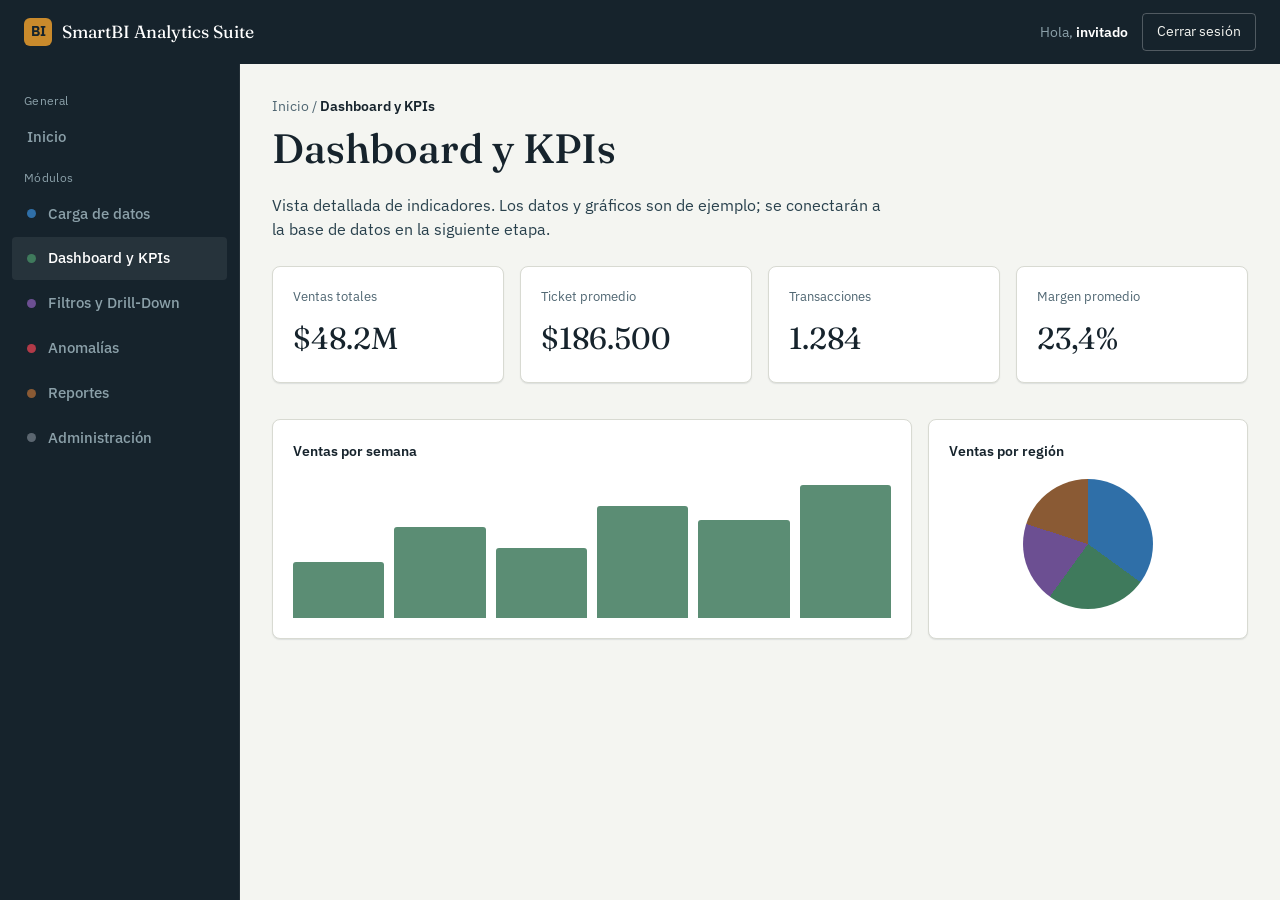
<file: modules/kpis.html>
<!DOCTYPE html>
<html lang="es">
<head>
  <meta charset="UTF-8" />
  <meta name="viewport" content="width=device-width, initial-scale=1.0" />
  <title>Dashboard y KPIs — SmartBI Analytics Suite</title>
  <link rel="preconnect" href="https://fonts.googleapis.com" />
  <link href="https://fonts.googleapis.com/css2?family=Fraunces:opsz,wght@9..144,400..600&family=IBM+Plex+Sans:wght@400;500;600;700&display=swap" rel="stylesheet" />
  <link rel="stylesheet" href="../css/variables.css" />
  <link rel="stylesheet" href="../css/base.css" />
  <link rel="stylesheet" href="../css/components.css" />
  <style>
    .chart-grid { display: grid; grid-template-columns: 2fr 1fr; gap: 16px; margin-top: 24px; }
    .chart-placeholder { padding: 20px; min-height: 220px; display: flex; flex-direction: column; }
    .chart-placeholder .chart-title { font-size: 0.9rem; font-weight: 600; margin-bottom: 16px; }
    .fake-bars { display: flex; align-items: flex-end; gap: 10px; height: 140px; flex: 1; }
    .fake-bars span { flex: 1; background: var(--mod-kpis); border-radius: 3px 3px 0 0; opacity: 0.85; }
    .fake-pie { width: 130px; height: 130px; border-radius: 50%; margin: 0 auto; background: conic-gradient(var(--mod-etl) 0 35%, var(--mod-kpis) 35% 60%, var(--mod-filtros) 60% 80%, var(--mod-reportes) 80% 100%); }
  </style>
</head>
<body data-page="kpis">

  <header class="topbar">
    <div class="topbar-brand"><span class="mark">BI</span>SmartBI Analytics Suite</div>
    <div class="topbar-user">
      <span>Hola, <strong id="current-user">—</strong></span>
      <button id="logout-btn" type="button">Cerrar sesión</button>
    </div>
  </header>

  <div class="app-shell">
    <nav class="sidebar" aria-label="Módulos del sistema">
      <div class="sidebar-section-label">General</div>
      <a href="../dashboard.html" data-page="inicio">Inicio</a>

      <div class="sidebar-section-label">Módulos</div>
      <a href="etl.html" data-page="etl"><span class="dot" style="background:var(--mod-etl)"></span>Carga de datos</a>
      <a href="kpis.html" data-page="kpis"><span class="dot" style="background:var(--mod-kpis)"></span>Dashboard y KPIs</a>
      <a href="filtros.html" data-page="filtros"><span class="dot" style="background:var(--mod-filtros)"></span>Filtros y Drill-Down</a>
      <a href="anomalias.html" data-page="anomalias"><span class="dot" style="background:var(--mod-anomalias)"></span>Anomalías</a>
      <a href="reportes.html" data-page="reportes"><span class="dot" style="background:var(--mod-reportes)"></span>Reportes</a>
      <a href="administracion.html" data-page="admin"><span class="dot" style="background:var(--mod-admin)"></span>Administración</a>
    </nav>

    <main class="main-content">
      <div class="breadcrumb"><a href="../dashboard.html">Inicio</a> / <span class="current">Dashboard y KPIs</span></div>
      <h1>Dashboard y KPIs</h1>
      <p>Vista detallada de indicadores. Los datos y gráficos son de ejemplo; se conectarán a la base de datos en la siguiente etapa.</p>

      <div class="kpi-grid">
        <div class="card kpi-card">
          <div class="kpi-label">Ventas totales</div>
          <div class="kpi-value">$48.2M</div>
        </div>
        <div class="card kpi-card">
          <div class="kpi-label">Ticket promedio</div>
          <div class="kpi-value">$186.500</div>
        </div>
        <div class="card kpi-card">
          <div class="kpi-label">Transacciones</div>
          <div class="kpi-value">1.284</div>
        </div>
        <div class="card kpi-card">
          <div class="kpi-label">Margen promedio</div>
          <div class="kpi-value">23,4%</div>
        </div>
      </div>

      <div class="chart-grid">
        <div class="card chart-placeholder">
          <div class="chart-title">Ventas por semana</div>
          <div class="fake-bars">
            <span style="height:40%"></span><span style="height:65%"></span><span style="height:50%"></span>
            <span style="height:80%"></span><span style="height:70%"></span><span style="height:95%"></span>
          </div>
        </div>
        <div class="card chart-placeholder">
          <div class="chart-title">Ventas por región</div>
          <div class="fake-pie"></div>
        </div>
      </div>
    </main>
  </div>

  <script src="../js/app.js"></script>
</body>
</html>
</file>
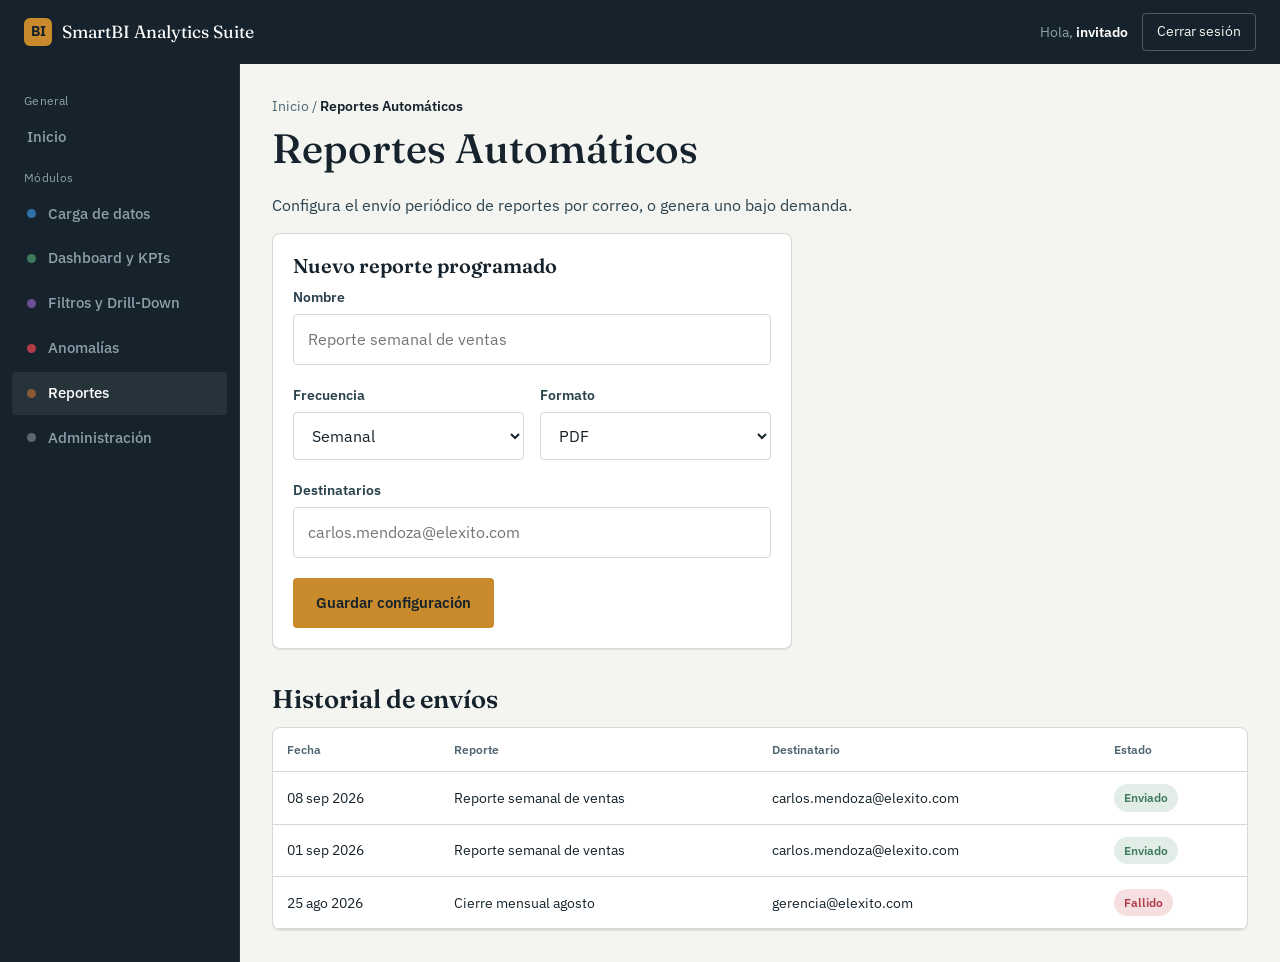
<file: modules/reportes.html>
<!DOCTYPE html>
<html lang="es">
<head>
  <meta charset="UTF-8" />
  <meta name="viewport" content="width=device-width, initial-scale=1.0" />
  <title>Reportes Automáticos — SmartBI Analytics Suite</title>
  <link rel="preconnect" href="https://fonts.googleapis.com" />
  <link href="https://fonts.googleapis.com/css2?family=Fraunces:opsz,wght@9..144,400..600&family=IBM+Plex+Sans:wght@400;500;600;700&display=swap" rel="stylesheet" />
  <link rel="stylesheet" href="../css/variables.css" />
  <link rel="stylesheet" href="../css/base.css" />
  <link rel="stylesheet" href="../css/components.css" />
</head>
<body data-page="reportes">

  <header class="topbar">
    <div class="topbar-brand"><span class="mark">BI</span>SmartBI Analytics Suite</div>
    <div class="topbar-user">
      <span>Hola, <strong id="current-user">—</strong></span>
      <button id="logout-btn" type="button">Cerrar sesión</button>
    </div>
  </header>

  <div class="app-shell">
    <nav class="sidebar" aria-label="Módulos del sistema">
      <div class="sidebar-section-label">General</div>
      <a href="../dashboard.html" data-page="inicio">Inicio</a>

      <div class="sidebar-section-label">Módulos</div>
      <a href="etl.html" data-page="etl"><span class="dot" style="background:var(--mod-etl)"></span>Carga de datos</a>
      <a href="kpis.html" data-page="kpis"><span class="dot" style="background:var(--mod-kpis)"></span>Dashboard y KPIs</a>
      <a href="filtros.html" data-page="filtros"><span class="dot" style="background:var(--mod-filtros)"></span>Filtros y Drill-Down</a>
      <a href="anomalias.html" data-page="anomalias"><span class="dot" style="background:var(--mod-anomalias)"></span>Anomalías</a>
      <a href="reportes.html" data-page="reportes"><span class="dot" style="background:var(--mod-reportes)"></span>Reportes</a>
      <a href="administracion.html" data-page="admin"><span class="dot" style="background:var(--mod-admin)"></span>Administración</a>
    </nav>

    <main class="main-content">
      <div class="breadcrumb"><a href="../dashboard.html">Inicio</a> / <span class="current">Reportes Automáticos</span></div>
      <h1>Reportes Automáticos</h1>
      <p>Configura el envío periódico de reportes por correo, o genera uno bajo demanda.</p>

      <div class="card" style="padding:20px; max-width:520px;">
        <h3>Nuevo reporte programado</h3>
        <div class="field">
          <label for="r-nombre">Nombre</label>
          <input type="text" id="r-nombre" placeholder="Reporte semanal de ventas" />
        </div>
        <div class="field-row">
          <div class="field">
            <label for="r-frecuencia">Frecuencia</label>
            <select id="r-frecuencia"><option>Diaria</option><option selected>Semanal</option><option>Mensual</option></select>
          </div>
          <div class="field">
            <label for="r-formato">Formato</label>
            <select id="r-formato"><option>PDF</option><option>Excel</option><option>PDF y Excel</option></select>
          </div>
        </div>
        <div class="field">
          <label for="r-correo">Destinatarios</label>
          <input type="text" id="r-correo" placeholder="carlos.mendoza@elexito.com" />
        </div>
        <button type="button" class="btn btn-gold">Guardar configuración</button>
      </div>

      <h2 style="margin-top:36px;">Historial de envíos</h2>
      <div class="card" style="overflow:hidden;">
        <table class="table">
          <thead>
            <tr><th>Fecha</th><th>Reporte</th><th>Destinatario</th><th>Estado</th></tr>
          </thead>
          <tbody>
            <tr><td>08 sep 2026</td><td>Reporte semanal de ventas</td><td>carlos.mendoza@elexito.com</td><td><span class="badge badge-success">Enviado</span></td></tr>
            <tr><td>01 sep 2026</td><td>Reporte semanal de ventas</td><td>carlos.mendoza@elexito.com</td><td><span class="badge badge-success">Enviado</span></td></tr>
            <tr><td>25 ago 2026</td><td>Cierre mensual agosto</td><td>gerencia@elexito.com</td><td><span class="badge badge-danger">Fallido</span></td></tr>
          </tbody>
        </table>
      </div>
    </main>
  </div>

  <script src="../js/app.js"></script>
</body>
</html>
</file>
<file: css/variables.css>
:root {
  /* Base palette */
  --paper: #f4f5f1;
  --paper-dim: #ebece6;
  --ink-900: #16232c;
  --ink-700: #29414d;
  --ink-500: #4f6672;
  --ink-300: #8ba0a9;
  --line: #d8dad2;
  --white: #ffffff;

  /* Accent */
  --gold: #c98a2c;
  --gold-dark: #a86f1f;
  --gold-tint: #f2e3c6;

  /* Semantic */
  --success: #3f7a5c;
  --danger: #b23a48;
  --danger-tint: #f5dfe1;
  --warning: #c9862c;
  --warning-tint: #f3e4c9;

  /* Module colors (match existing project documentation) */
  --mod-etl: #2f6fa8;      /* azul */
  --mod-kpis: #3f7a5c;     /* verde */
  --mod-filtros: #6c4f92;  /* morado */
  --mod-anomalias: #b23a48;/* rojo */
  --mod-reportes: #8a5a34; /* café */
  --mod-admin: #5b6670;    /* gris */

  /* Type */
  --font-display: "Fraunces", "Iowan Old Style", serif;
  --font-body: "IBM Plex Sans", "Segoe UI", sans-serif;

  /* Layout */
  --radius-s: 4px;
  --radius-m: 8px;
  --sidebar-w: 240px;
  --topbar-h: 64px;
  --shadow-card: 0 1px 2px rgba(22, 35, 44, 0.06), 0 1px 0 rgba(22, 35, 44, 0.04);
}
</file>
<file: css/base.css>
*,
*::before,
*::after {
  box-sizing: border-box;
}

html {
  -webkit-text-size-adjust: 100%;
}

body {
  margin: 0;
  background: var(--paper);
  color: var(--ink-900);
  font-family: var(--font-body);
  font-size: 16px;
  line-height: 1.55;
  -webkit-font-smoothing: antialiased;
}

h1, h2, h3, h4 {
  font-family: var(--font-display);
  font-weight: 600;
  line-height: 1.15;
  margin: 0 0 0.5em;
  color: var(--ink-900);
}

h1 { font-size: clamp(2rem, 3.2vw, 3.1rem); font-weight: 500; }
h2 { font-size: clamp(1.5rem, 2vw, 2rem); }
h3 { font-size: 1.25rem; }

p { margin: 0 0 1em; max-width: 62ch; color: var(--ink-700); }

a {
  color: var(--gold-dark);
  text-decoration: none;
}
a:hover { text-decoration: underline; }

ul { margin: 0; padding: 0; list-style: none; }

img, svg { display: block; max-width: 100%; }

button, input, select, textarea {
  font: inherit;
  color: inherit;
}

:focus-visible {
  outline: 2px solid var(--gold-dark);
  outline-offset: 2px;
}

@media (prefers-reduced-motion: reduce) {
  *, *::before, *::after {
    animation-duration: 0.01ms !important;
    animation-iteration-count: 1 !important;
    transition-duration: 0.01ms !important;
  }
}

.container {
  max-width: 1160px;
  margin: 0 auto;
  padding: 0 32px;
}

.visually-hidden {
  position: absolute;
  width: 1px;
  height: 1px;
  overflow: hidden;
  clip: rect(0 0 0 0);
  white-space: nowrap;
}
</file>
<file: css/components.css>
/* Buttons */
.btn {
  display: inline-flex;
  align-items: center;
  justify-content: center;
  gap: 8px;
  padding: 12px 22px;
  border-radius: var(--radius-s);
  border: 1px solid transparent;
  font-weight: 600;
  font-size: 0.95rem;
  cursor: pointer;
  transition: background-color 0.15s ease, border-color 0.15s ease, transform 0.05s ease;
}
.btn:active { transform: translateY(1px); }

.btn-primary {
  background: var(--ink-900);
  color: var(--paper);
}
.btn-primary:hover { background: var(--ink-700); text-decoration: none; }

.btn-gold {
  background: var(--gold);
  color: var(--ink-900);
}
.btn-gold:hover { background: var(--gold-dark); color: var(--white); text-decoration: none; }

.btn-outline {
  background: transparent;
  border-color: var(--line);
  color: var(--ink-900);
}
.btn-outline:hover { border-color: var(--ink-500); text-decoration: none; }

.btn-block { width: 100%; }
.btn-sm { padding: 8px 14px; font-size: 0.85rem; }

/* Form fields */
.field {
  margin-bottom: 20px;
}
.field label {
  display: block;
  font-size: 0.85rem;
  font-weight: 600;
  color: var(--ink-700);
  margin-bottom: 6px;
}
.field input,
.field select {
  width: 100%;
  padding: 12px 14px;
  border: 1px solid var(--line);
  border-radius: var(--radius-s);
  background: var(--white);
}
.field input:focus,
.field select:focus {
  border-color: var(--gold-dark);
}
.field-hint {
  font-size: 0.8rem;
  color: var(--ink-500);
  margin-top: 6px;
}
.field-row {
  display: flex;
  gap: 16px;
}
.field-row .field { flex: 1; }

/* Card */
.card {
  background: var(--white);
  border: 1px solid var(--line);
  border-radius: var(--radius-m);
  box-shadow: var(--shadow-card);
}

/* Badge */
.badge {
  display: inline-flex;
  align-items: center;
  gap: 6px;
  padding: 4px 10px;
  border-radius: 999px;
  font-size: 0.78rem;
  font-weight: 600;
}
.badge-success { background: #e3ede7; color: var(--success); }
.badge-danger { background: var(--danger-tint); color: var(--danger); }
.badge-warning { background: var(--warning-tint); color: var(--warning-dark, var(--warning)); }
.badge-neutral { background: var(--paper-dim); color: var(--ink-700); }

/* Topbar */
.topbar {
  height: var(--topbar-h);
  display: flex;
  align-items: center;
  justify-content: space-between;
  padding: 0 24px;
  background: var(--ink-900);
  color: var(--paper);
  position: sticky;
  top: 0;
  z-index: 20;
}
.topbar-brand {
  display: flex;
  align-items: center;
  gap: 10px;
  font-family: var(--font-display);
  font-size: 1.1rem;
  color: var(--white);
}
.topbar-brand .mark {
  width: 28px;
  height: 28px;
  border-radius: 6px;
  background: var(--gold);
  display: flex;
  align-items: center;
  justify-content: center;
  color: var(--ink-900);
  font-weight: 700;
  font-family: var(--font-body);
  font-size: 0.85rem;
}
.topbar-user {
  display: flex;
  align-items: center;
  gap: 14px;
  font-size: 0.9rem;
  color: var(--ink-300);
}
.topbar-user strong { color: var(--white); font-weight: 600; }
.topbar-user button {
  background: transparent;
  border: 1px solid rgba(255,255,255,0.25);
  color: var(--paper);
  padding: 7px 14px;
  border-radius: var(--radius-s);
  cursor: pointer;
  font-size: 0.85rem;
}
.topbar-user button:hover { border-color: var(--gold); color: var(--gold); }

/* App shell (dashboard + module pages) */
.app-shell {
  display: grid;
  grid-template-columns: var(--sidebar-w) 1fr;
  min-height: calc(100vh - var(--topbar-h));
}
.sidebar {
  background: var(--ink-900);
  padding: 20px 12px;
  border-right: 1px solid rgba(255,255,255,0.06);
}
.sidebar-section-label {
  font-size: 0.72rem;
  letter-spacing: 0.03em;
  color: var(--ink-300);
  padding: 8px 12px 6px;
}
.sidebar a {
  display: flex;
  align-items: center;
  gap: 12px;
  padding: 10px 12px;
  border-radius: var(--radius-s);
  color: var(--ink-300);
  font-size: 0.92rem;
  font-weight: 500;
  margin-bottom: 2px;
  border-left: 3px solid transparent;
}
.sidebar a:hover {
  background: rgba(255,255,255,0.05);
  color: var(--white);
  text-decoration: none;
}
.sidebar a.active {
  background: rgba(255,255,255,0.07);
  color: var(--white);
}
.sidebar a .dot {
  width: 9px;
  height: 9px;
  border-radius: 50%;
  flex-shrink: 0;
}
.main-content {
  padding: 32px;
  max-width: 1080px;
}
.breadcrumb {
  font-size: 0.85rem;
  color: var(--ink-500);
  margin-bottom: 8px;
}
.breadcrumb a { color: var(--ink-500); }
.breadcrumb .current { color: var(--ink-900); font-weight: 600; }

/* KPI cards */
.kpi-grid {
  display: grid;
  grid-template-columns: repeat(4, 1fr);
  gap: 16px;
  margin: 24px 0 36px;
}
.kpi-card {
  padding: 20px;
}
.kpi-card .kpi-label {
  font-size: 0.8rem;
  color: var(--ink-500);
  margin-bottom: 8px;
}
.kpi-card .kpi-value {
  font-family: var(--font-display);
  font-size: 1.9rem;
  color: var(--ink-900);
}
.kpi-card .kpi-delta {
  font-size: 0.8rem;
  margin-top: 6px;
}
.kpi-delta.up { color: var(--success); }
.kpi-delta.down { color: var(--danger); }

/* Module grid (dashboard hub) */
.module-grid {
  display: grid;
  grid-template-columns: repeat(3, 1fr);
  gap: 16px;
}
.module-card {
  padding: 20px;
  border-left: 4px solid var(--mod-etl);
  position: relative;
}
.module-card h3 { margin-bottom: 6px; font-size: 1.05rem; }
.module-card p { font-size: 0.88rem; margin-bottom: 14px; }
.module-card .go-link {
  font-size: 0.85rem;
  font-weight: 600;
}

/* Simple table */
.table {
  width: 100%;
  border-collapse: collapse;
  font-size: 0.9rem;
}
.table th, .table td {
  text-align: left;
  padding: 12px 14px;
  border-bottom: 1px solid var(--line);
}
.table th {
  color: var(--ink-500);
  font-weight: 600;
  font-size: 0.78rem;
  text-transform: none;
}
.table tbody tr:hover { background: var(--paper-dim); }

/* Dropzone (ETL) */
.dropzone {
  border: 2px dashed var(--line);
  border-radius: var(--radius-m);
  padding: 48px 24px;
  text-align: center;
  color: var(--ink-500);
  background: var(--white);
}
.dropzone strong { color: var(--ink-900); }

/* Filter bar */
.filter-bar {
  display: flex;
  flex-wrap: wrap;
  gap: 12px;
  padding: 16px;
  align-items: flex-end;
  margin-bottom: 24px;
}
.filter-bar .field { margin-bottom: 0; min-width: 160px; }

/* Alert list (Anomalías) */
.alert-item {
  display: flex;
  gap: 14px;
  padding: 16px;
  border-left: 4px solid var(--danger);
  margin-bottom: 12px;
  align-items: flex-start;
}
.alert-item.warning { border-left-color: var(--warning); }
.alert-item .alert-icon {
  width: 32px; height: 32px;
  border-radius: 50%;
  background: var(--danger-tint);
  color: var(--danger);
  display: flex; align-items: center; justify-content: center;
  flex-shrink: 0;
  font-weight: 700;
}
.alert-item.warning .alert-icon { background: var(--warning-tint); color: var(--warning); }

/* Empty state */
.empty-state {
  text-align: center;
  padding: 40px 20px;
  color: var(--ink-500);
}

@media (max-width: 900px) {
  .app-shell { grid-template-columns: 1fr; }
  .sidebar { display: none; }
  .kpi-grid { grid-template-columns: repeat(2, 1fr); }
  .module-grid { grid-template-columns: 1fr; }
}
</file>
<file: css/pages.css>
/* ---------- Landing (index.html) ---------- */
.site-header {
  display: flex;
  align-items: center;
  justify-content: space-between;
  padding: 24px 0;
}
.site-header .brand {
  display: flex;
  align-items: center;
  gap: 10px;
  font-family: var(--font-display);
  font-size: 1.2rem;
}
.site-header .brand .mark {
  width: 30px; height: 30px;
  border-radius: 6px;
  background: var(--ink-900);
  color: var(--gold);
  display: flex; align-items: center; justify-content: center;
  font-family: var(--font-body);
  font-weight: 700;
  font-size: 0.9rem;
}

.hero {
  display: grid;
  grid-template-columns: 1.1fr 0.9fr;
  gap: 48px;
  align-items: center;
  padding: 56px 0 72px;
}
.hero-eyebrow {
  color: var(--gold-dark);
  font-weight: 600;
  font-size: 0.95rem;
  margin-bottom: 14px;
}
.hero h1 { margin-bottom: 20px; }
.hero .lede { font-size: 1.1rem; color: var(--ink-700); }
.hero-actions {
  display: flex;
  gap: 14px;
  margin-top: 28px;
}
.hero-art {
  background: var(--white);
  border: 1px solid var(--line);
  border-radius: var(--radius-m);
  padding: 24px;
  box-shadow: var(--shadow-card);
}

.stat-strip {
  display: grid;
  grid-template-columns: repeat(3, 1fr);
  gap: 24px;
  padding: 36px 0;
  border-top: 1px solid var(--line);
  border-bottom: 1px solid var(--line);
}
.stat-strip .stat-value {
  font-family: var(--font-display);
  font-size: 2.4rem;
  color: var(--ink-900);
}
.stat-strip .stat-label {
  font-size: 0.9rem;
  color: var(--ink-500);
  margin-top: 4px;
}

.steps {
  padding: 64px 0;
}
.steps ol {
  counter-reset: step;
  display: grid;
  grid-template-columns: repeat(3, 1fr);
  gap: 24px;
  margin-top: 28px;
}
.steps li {
  counter-increment: step;
  position: relative;
  padding-left: 44px;
}
.steps li::before {
  content: counter(step);
  position: absolute;
  left: 0; top: 0;
  width: 30px; height: 30px;
  border-radius: 50%;
  background: var(--ink-900);
  color: var(--gold);
  font-family: var(--font-display);
  display: flex; align-items: center; justify-content: center;
  font-size: 0.95rem;
}
.steps li h3 { margin-bottom: 6px; font-size: 1rem; }
.steps li p { font-size: 0.9rem; }

.modules-preview {
  padding: 48px 0 72px;
}
.modules-preview .chips {
  display: flex;
  flex-wrap: wrap;
  gap: 10px;
  margin-top: 20px;
}
.modules-preview .chip {
  display: flex;
  align-items: center;
  gap: 8px;
  padding: 8px 14px;
  border-radius: 999px;
  border: 1px solid var(--line);
  background: var(--white);
  font-size: 0.85rem;
}
.modules-preview .chip .dot {
  width: 9px; height: 9px; border-radius: 50%;
}

.site-footer {
  border-top: 1px solid var(--line);
  padding: 28px 0;
  color: var(--ink-500);
  font-size: 0.85rem;
  display: flex;
  justify-content: space-between;
}

@media (max-width: 860px) {
  .hero { grid-template-columns: 1fr; }
  .stat-strip { grid-template-columns: 1fr; gap: 20px; }
  .steps ol { grid-template-columns: 1fr; }
}

/* ---------- Auth (login / recuperar-password) ---------- */
.auth-shell {
  min-height: 100vh;
  display: grid;
  grid-template-columns: 1fr 1fr;
}
.auth-brand {
  background: var(--ink-900);
  color: var(--paper);
  padding: 56px;
  display: flex;
  flex-direction: column;
  justify-content: space-between;
}
.auth-brand .brand {
  display: flex;
  align-items: center;
  gap: 10px;
  font-family: var(--font-display);
  font-size: 1.15rem;
  color: var(--white);
}
.auth-brand .brand .mark {
  width: 30px; height: 30px;
  border-radius: 6px;
  background: var(--gold);
  color: var(--ink-900);
  display: flex; align-items: center; justify-content: center;
  font-family: var(--font-body);
  font-weight: 700;
  font-size: 0.9rem;
}
.auth-quote {
  max-width: 40ch;
}
.auth-quote p {
  font-family: var(--font-display);
  font-size: 1.4rem;
  color: var(--white);
  line-height: 1.4;
}
.auth-quote cite {
  display: block;
  font-style: normal;
  color: var(--ink-300);
  font-size: 0.85rem;
  margin-top: 12px;
}
.auth-legend {
  display: flex;
  flex-wrap: wrap;
  gap: 10px;
}
.auth-legend .chip {
  display: flex;
  align-items: center;
  gap: 6px;
  font-size: 0.78rem;
  color: var(--ink-300);
}
.auth-legend .dot { width: 8px; height: 8px; border-radius: 50%; }

.auth-panel {
  display: flex;
  align-items: center;
  justify-content: center;
  padding: 40px;
}
.auth-form {
  width: 100%;
  max-width: 380px;
}
.auth-form h1 { font-size: 1.7rem; margin-bottom: 8px; }
.auth-form > p { margin-bottom: 28px; }
.auth-form .form-footer {
  display: flex;
  justify-content: space-between;
  align-items: center;
  margin-top: -8px;
  margin-bottom: 24px;
  font-size: 0.85rem;
}
.auth-form .back-link {
  display: inline-block;
  margin-top: 20px;
  font-size: 0.88rem;
}
.form-message {
  padding: 12px 14px;
  border-radius: var(--radius-s);
  font-size: 0.88rem;
  margin-bottom: 20px;
  display: none;
}
.form-message.show { display: block; }
.form-message.success { background: #e3ede7; color: var(--success); }
.form-message.error { background: var(--danger-tint); color: var(--danger); }

@media (max-width: 860px) {
  .auth-shell { grid-template-columns: 1fr; }
  .auth-brand { display: none; }
}
</file>
